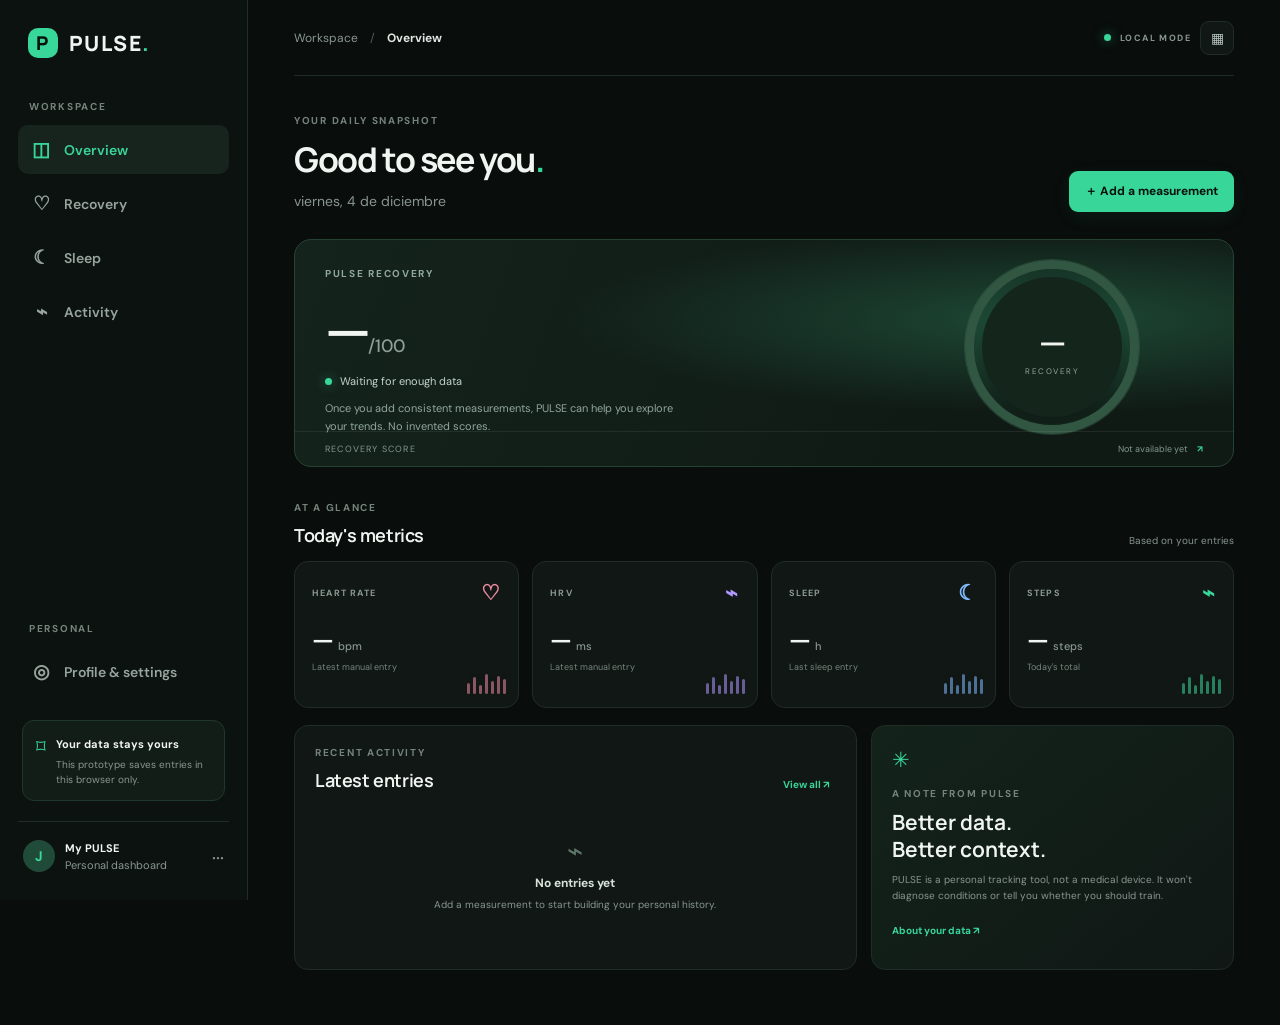
<file: PULSE-WebApp/index.html>
<!doctype html>
<html lang="es">
<head>
  <meta charset="utf-8">
  <meta name="viewport" content="width=device-width, initial-scale=1">
  <meta name="theme-color" content="#090d0c">
  <meta name="description" content="PULSE — your personal health and activity dashboard.">
  <meta name="mobile-web-app-capable" content="yes">
  <meta name="apple-mobile-web-app-capable" content="yes">
  <meta name="apple-mobile-web-app-status-bar-style" content="black-translucent">
  <meta name="apple-mobile-web-app-title" content="PULSE">
  <link rel="manifest" href="manifest.webmanifest">
  <link rel="icon" href="icons/pulse-192.png" type="image/png">
  <link rel="apple-touch-icon" href="icons/pulse-192.png">
  <title>PULSE — Performance, made personal</title>
  <link rel="preconnect" href="https://fonts.googleapis.com">
  <link rel="preconnect" href="https://fonts.gstatic.com" crossorigin>
  <link href="https://fonts.googleapis.com/css2?family=DM+Sans:wght@400;500;600;700&family=Manrope:wght@400;500;600;700;800&display=swap" rel="stylesheet">
  <link rel="stylesheet" href="styles.css">
</head>
<body>
  <div class="app-shell">
    <aside class="sidebar">
      <a class="brand" href="#" aria-label="PULSE inicio"><span class="brand-mark">P</span><span>PULSE<span class="dot">.</span></span></a>
      <div class="side-label">WORKSPACE</div>
      <nav class="nav">
        <button class="nav-link active" data-page="home"><span class="nav-icon">◫</span> Overview</button>
        <button class="nav-link" data-page="recovery"><span class="nav-icon">♡</span> Recovery</button>
        <button class="nav-link" data-page="sleep"><span class="nav-icon">☾</span> Sleep</button>
        <button class="nav-link" data-page="activity"><span class="nav-icon">⌁</span> Activity</button>
      </nav>
      <div class="sidebar-bottom">
        <div class="side-label">PERSONAL</div>
        <button class="nav-link" data-page="profile"><span class="nav-icon">◎</span> Profile & settings</button>
        <div class="privacy-card"><span class="privacy-icon">⌑</span><div><strong>Your data stays yours</strong><p>This prototype saves entries in this browser only.</p></div></div>
        <div class="user-mini"><div class="avatar">J</div><div><strong>My PULSE</strong><span>Personal dashboard</span></div><span class="more">···</span></div>
      </div>
    </aside>

    <main class="main">
      <header class="topbar">
        <div class="mobile-brand"><span class="brand-mark">P</span> PULSE<span class="dot">.</span></div>
        <div class="breadcrumb">Workspace <span>/</span> <strong id="crumb">Overview</strong></div>
        <div class="top-actions"><span class="live-dot"></span><span class="local-label">LOCAL MODE</span><button class="icon-button" id="dateButton" title="Today's date">▦</button></div>
      </header>

      <section class="page active" id="page-home">
        <div class="welcome-row"><div><div class="eyebrow">YOUR DAILY SNAPSHOT</div><h1>Good to see you<span class="green">.</span></h1><p class="muted" id="todayLabel">Your health and activity, in one place.</p></div><button class="primary-button" id="quickLog">＋ Add a measurement</button></div>
        <div class="hero-card">
          <div class="hero-copy"><div class="eyebrow light">PULSE RECOVERY</div><div class="hero-number">—<span>/100</span></div><div class="hero-status"><span class="status-dot"></span> Waiting for enough data</div><p>Once you add consistent measurements, PULSE can help you explore your trends. No invented scores.</p></div>
          <div class="hero-ring"><div class="ring-inner"><span>—</span><small>RECOVERY</small></div></div>
          <div class="hero-footer"><span>RECOVERY SCORE</span><span>Not available yet <b>↗</b></span></div>
        </div>
        <div class="section-heading"><div><div class="eyebrow">AT A GLANCE</div><h2>Today's metrics</h2></div><span class="subtle">Based on your entries</span></div>
        <div class="metric-grid">
          <article class="metric-card"><div class="metric-top"><span>HEART RATE</span><span class="metric-symbol pink">♡</span></div><div class="metric-value" id="home-hr">— <small>bpm</small></div><div class="metric-foot">Latest manual entry</div><div class="sparkline pink-line"><i></i><i></i><i></i><i></i><i></i><i></i><i></i></div></article>
          <article class="metric-card"><div class="metric-top"><span>HRV</span><span class="metric-symbol violet">⌁</span></div><div class="metric-value" id="home-hrv">— <small>ms</small></div><div class="metric-foot">Latest manual entry</div><div class="sparkline violet-line"><i></i><i></i><i></i><i></i><i></i><i></i><i></i></div></article>
          <article class="metric-card"><div class="metric-top"><span>SLEEP</span><span class="metric-symbol blue">☾</span></div><div class="metric-value" id="home-sleep">— <small>h</small></div><div class="metric-foot">Last sleep entry</div><div class="sparkline blue-line"><i></i><i></i><i></i><i></i><i></i><i></i><i></i></div></article>
          <article class="metric-card"><div class="metric-top"><span>STEPS</span><span class="metric-symbol green">⌁</span></div><div class="metric-value" id="home-steps">— <small>steps</small></div><div class="metric-foot">Today's total</div><div class="sparkline green-line"><i></i><i></i><i></i><i></i><i></i><i></i><i></i></div></article>
        </div>
        <div class="bottom-grid">
          <article class="panel"><div class="panel-heading"><div><div class="eyebrow">RECENT ACTIVITY</div><h3>Latest entries</h3></div><button class="text-button" data-goto="activity">View all ↗</button></div><div id="recentEntries" class="empty-state"><div class="empty-icon">⌁</div><strong>No entries yet</strong><p>Add a measurement to start building your personal history.</p><button class="outline-button" id="firstLog">Add first entry</button></div></article>
          <article class="panel note-panel"><div class="note-icon">✳</div><div class="eyebrow">A NOTE FROM PULSE</div><h3>Better data.<br>Better context.</h3><p>PULSE is a personal tracking tool, not a medical device. It won't diagnose conditions or tell you whether you should train.</p><span class="note-link" data-goto="profile">About your data ↗</span></article>
        </div>
      </section>

      <section class="page" id="page-recovery">
        <div class="page-intro"><div class="eyebrow">UNDERSTAND YOUR TRENDS</div><h1>Recovery<span class="green">.</span></h1><p class="muted">A clear view of your measurements over time.</p></div>
        <div class="wide-stat"><div><div class="eyebrow">RECOVERY SCORE</div><div class="big-dash">— <span>/100</span></div><p class="muted">Not enough consistent data to calculate a meaningful trend.</p></div><div class="large-outline">♡</div></div>
        <div class="metric-grid two"><article class="metric-card"><div class="metric-top"><span>HEART RATE</span><span class="metric-symbol pink">♡</span></div><div class="metric-value" id="recovery-hr">— <small>bpm</small></div><div class="metric-foot">Latest entry</div></article><article class="metric-card"><div class="metric-top"><span>HRV</span><span class="metric-symbol violet">⌁</span></div><div class="metric-value" id="recovery-hrv">— <small>ms</small></div><div class="metric-foot">Latest entry</div></article></div>
        <article class="panel chart-panel"><div class="panel-heading"><div><div class="eyebrow">PERSONAL HISTORY</div><h3>Measurements</h3></div><span class="subtle">Last 7 entries</span></div><div id="recoveryHistory" class="chart-empty">Your measurement history will appear here.</div></article>
      </section>

      <section class="page" id="page-sleep">
        <div class="page-intro"><div class="eyebrow">REST & ROUTINE</div><h1>Sleep<span class="green">.</span></h1><p class="muted">Track your sleep duration and build a consistent history.</p></div>
        <div class="sleep-feature"><div><div class="eyebrow light">LAST RECORDED SLEEP</div><div class="sleep-big" id="sleep-last">— <small>hours</small></div><p>Log your sleep duration to see it here.</p></div><div class="moon-art">☾</div></div>
        <article class="panel"><div class="panel-heading"><div><div class="eyebrow">SLEEP LOG</div><h3>Recent nights</h3></div><button class="primary-button small" data-open-log="sleep">＋ Log sleep</button></div><div id="sleepEntries" class="empty-state compact"><div class="empty-icon">☾</div><strong>No sleep entries yet</strong><p>Your sleep history will appear here.</p></div></article>
        <p class="disclaimer">Sleep duration is only one part of sleep health. This app does not assess sleep disorders.</p>
      </section>

      <section class="page" id="page-activity">
        <div class="page-intro"><div class="eyebrow">MOVEMENT & EXERCISE</div><h1>Activity<span class="green">.</span></h1><p class="muted">Keep a simple record of daily movement.</p></div>
        <div class="activity-hero"><div><div class="eyebrow light">TODAY'S STEPS</div><div class="activity-number" id="activity-steps">—</div><p>Record a daily step total to start your activity history.</p></div><div class="activity-icon">⌁</div></div>
        <article class="panel"><div class="panel-heading"><div><div class="eyebrow">DAILY LOG</div><h3>Activity history</h3></div><button class="primary-button small" data-open-log="steps">＋ Log steps</button></div><div id="activityEntries" class="empty-state compact"><div class="empty-icon">⌁</div><strong>No activity entries yet</strong><p>Your daily totals will appear here.</p></div></article>
      </section>

      <section class="page" id="page-profile">
        <div class="page-intro"><div class="eyebrow">YOUR SPACE</div><h1>Profile<span class="green">.</span></h1><p class="muted">Preferences, privacy and app information.</p></div>
        <article class="panel settings-panel"><div class="settings-row"><div class="settings-icon">◎</div><div><strong>Personal dashboard</strong><p>Your entries are stored in this browser on this device.</p></div></div><div class="settings-row"><div class="settings-icon">⌑</div><div><strong>Privacy first</strong><p>This prototype does not send your health entries to a server.</p></div></div><div class="settings-row"><div class="settings-icon">♥</div><div><strong>Health data connection</strong><p>Automatic Apple Health integration is not available in this Windows web prototype.</p></div></div><div class="settings-row"><div class="settings-icon">ⓘ</div><div><strong>About PULSE</strong><p>Independent wellness tracker prototype. Not a medical device.</p></div></div><button class="danger-button" id="clearData">Clear all my entries</button></article>
      </section>
    </main>
  </div>

  <dialog id="logDialog" class="log-dialog">
    <form method="dialog" id="logForm">
      <div class="dialog-head"><div><div class="eyebrow">PERSONAL LOG</div><h2>Add a measurement</h2></div><button class="close-button" value="cancel" aria-label="Close">×</button></div>
      <label>Measurement type<select id="entryType"><option value="hr">Heart rate (bpm)</option><option value="hrv">HRV (ms)</option><option value="sleep">Sleep duration (hours)</option><option value="steps">Steps (count)</option></select></label>
      <label>Value<input id="entryValue" type="number" min="0" step="any" placeholder="Enter a value" required></label>
      <label>Date<input id="entryDate" type="date" required></label>
      <div class="form-error" id="formError"></div>
      <div class="dialog-actions"><button type="button" class="outline-button" id="cancelLog">Cancel</button><button type="submit" class="primary-button">Save entry</button></div>
      <p class="form-note">Only enter measurements from a device or source you trust. Don't guess values.</p>
    </form>
  </dialog>
  <div class="toast" id="toast" role="status"></div>
  <script src="app.js"></script>
  <script>
    if ('serviceWorker' in navigator && (location.protocol === 'https:' || location.hostname === 'localhost')) {
      window.addEventListener('load', () => navigator.serviceWorker.register('./service-worker.js').catch(() => {}));
    }
  </script>
</body>
</html>
</file>
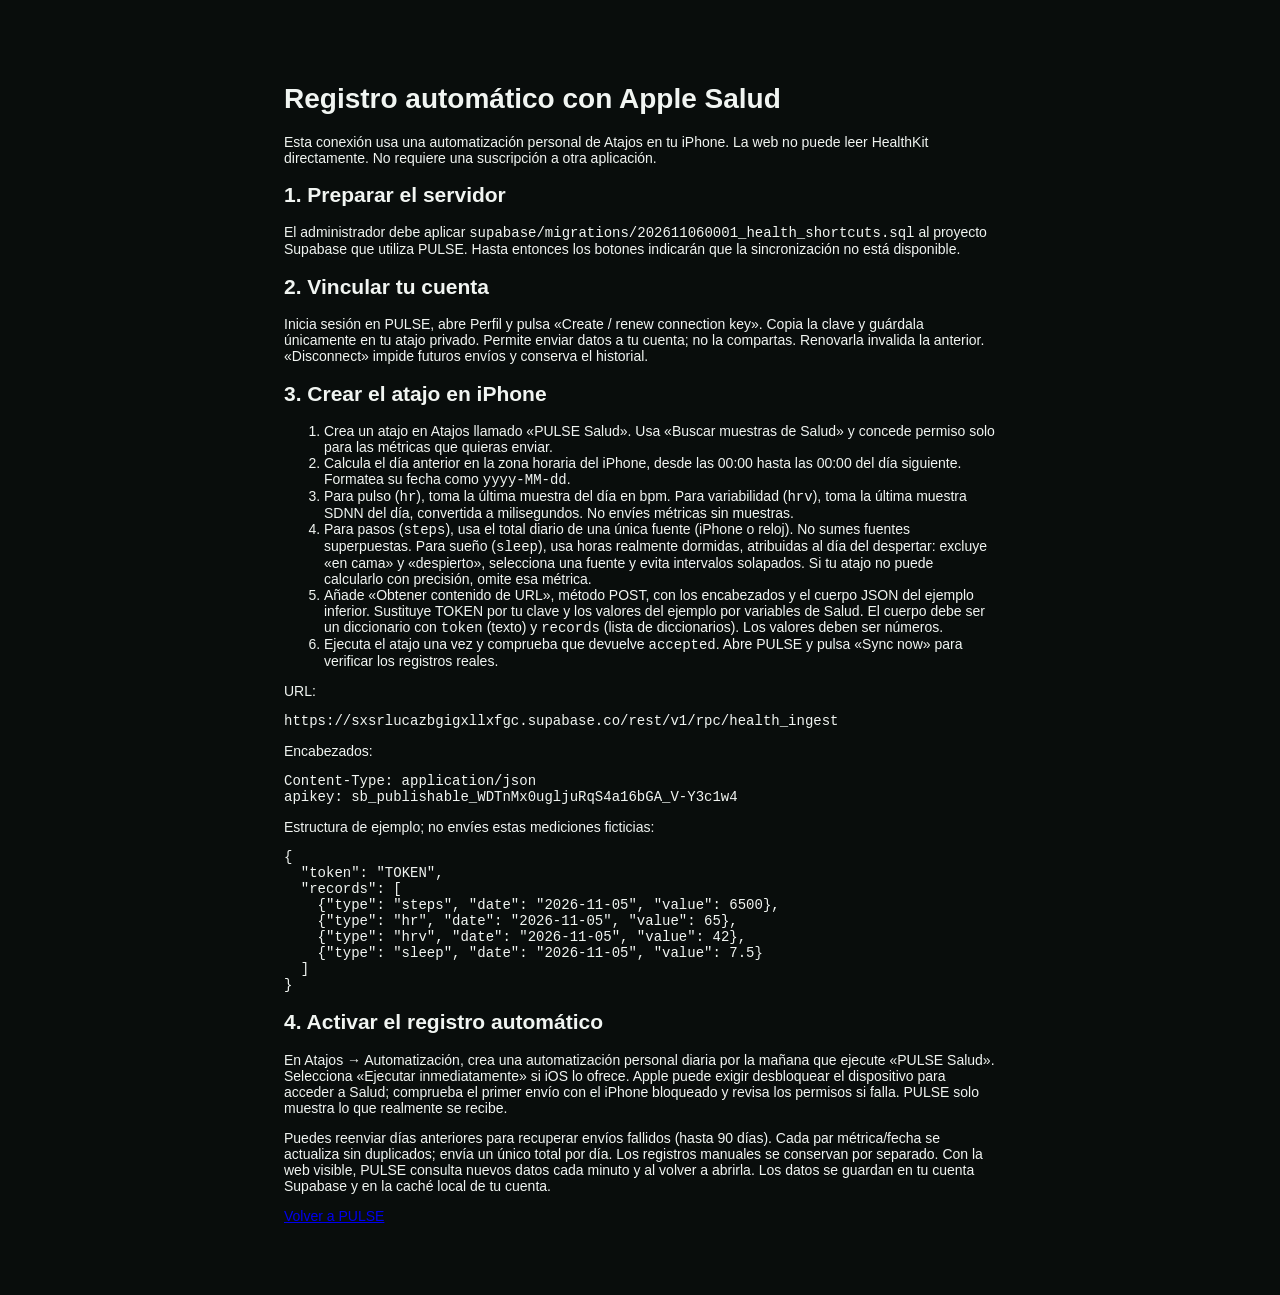
<file: docs/apple-health.html>
<!doctype html><html lang="es"><meta charset="utf-8"><meta name="viewport" content="width=device-width,initial-scale=1"><title>Conectar Apple Salud · PULSE</title><link rel="stylesheet" href="../styles.css"><main style="max-width:760px;margin:40px auto;padding:24px"><h1>Registro automático con Apple Salud</h1><p>Esta conexión usa una automatización personal de Atajos en tu iPhone. La web no puede leer HealthKit directamente. No requiere una suscripción a otra aplicación.</p><h2>1. Preparar el servidor</h2><p>El administrador debe aplicar <code>supabase/migrations/202611060001_health_shortcuts.sql</code> al proyecto Supabase que utiliza PULSE. Hasta entonces los botones indicarán que la sincronización no está disponible.</p><h2>2. Vincular tu cuenta</h2><p>Inicia sesión en PULSE, abre Perfil y pulsa «Create / renew connection key». Copia la clave y guárdala únicamente en tu atajo privado. Permite enviar datos a tu cuenta; no la compartas. Renovarla invalida la anterior. «Disconnect» impide futuros envíos y conserva el historial.</p><h2>3. Crear el atajo en iPhone</h2><ol><li>Crea un atajo en Atajos llamado «PULSE Salud». Usa «Buscar muestras de Salud» y concede permiso solo para las métricas que quieras enviar.</li><li>Calcula el día anterior en la zona horaria del iPhone, desde las 00:00 hasta las 00:00 del día siguiente. Formatea su fecha como <code>yyyy-MM-dd</code>.</li><li>Para pulso (<code>hr</code>), toma la última muestra del día en bpm. Para variabilidad (<code>hrv</code>), toma la última muestra SDNN del día, convertida a milisegundos. No envíes métricas sin muestras.</li><li>Para pasos (<code>steps</code>), usa el total diario de una única fuente (iPhone o reloj). No sumes fuentes superpuestas. Para sueño (<code>sleep</code>), usa horas realmente dormidas, atribuidas al día del despertar: excluye «en cama» y «despierto», selecciona una fuente y evita intervalos solapados. Si tu atajo no puede calcularlo con precisión, omite esa métrica.</li><li>Añade «Obtener contenido de URL», método POST, con los encabezados y el cuerpo JSON del ejemplo inferior. Sustituye TOKEN por tu clave y los valores del ejemplo por variables de Salud. El cuerpo debe ser un diccionario con <code>token</code> (texto) y <code>records</code> (lista de diccionarios). Los valores deben ser números.</li><li>Ejecuta el atajo una vez y comprueba que devuelve <code>accepted</code>. Abre PULSE y pulsa «Sync now» para verificar los registros reales.</li></ol><p>URL:</p><pre style="white-space:pre-wrap;overflow-wrap:anywhere">https://sxsrlucazbgigxllxfgc.supabase.co/rest/v1/rpc/health_ingest</pre><p>Encabezados:</p><pre style="white-space:pre-wrap;overflow-wrap:anywhere">Content-Type: application/json
apikey: sb_publishable_WDTnMx0ugljuRqS4a16bGA_V-Y3c1w4</pre><p>Estructura de ejemplo; no envíes estas mediciones ficticias:</p><pre style="white-space:pre-wrap">{
  "token": "TOKEN",
  "records": [
    {"type": "steps", "date": "2026-11-05", "value": 6500},
    {"type": "hr", "date": "2026-11-05", "value": 65},
    {"type": "hrv", "date": "2026-11-05", "value": 42},
    {"type": "sleep", "date": "2026-11-05", "value": 7.5}
  ]
}</pre><h2>4. Activar el registro automático</h2><p>En Atajos → Automatización, crea una automatización personal diaria por la mañana que ejecute «PULSE Salud». Selecciona «Ejecutar inmediatamente» si iOS lo ofrece. Apple puede exigir desbloquear el dispositivo para acceder a Salud; comprueba el primer envío con el iPhone bloqueado y revisa los permisos si falla. PULSE solo muestra lo que realmente se recibe.</p><p>Puedes reenviar días anteriores para recuperar envíos fallidos (hasta 90 días). Cada par métrica/fecha se actualiza sin duplicados; envía un único total por día. Los registros manuales se conservan por separado. Con la web visible, PULSE consulta nuevos datos cada minuto y al volver a abrirla. Los datos se guardan en tu cuenta Supabase y en la caché local de tu cuenta.</p><p><a href="../index.html">Volver a PULSE</a></p></main></html>
</file>
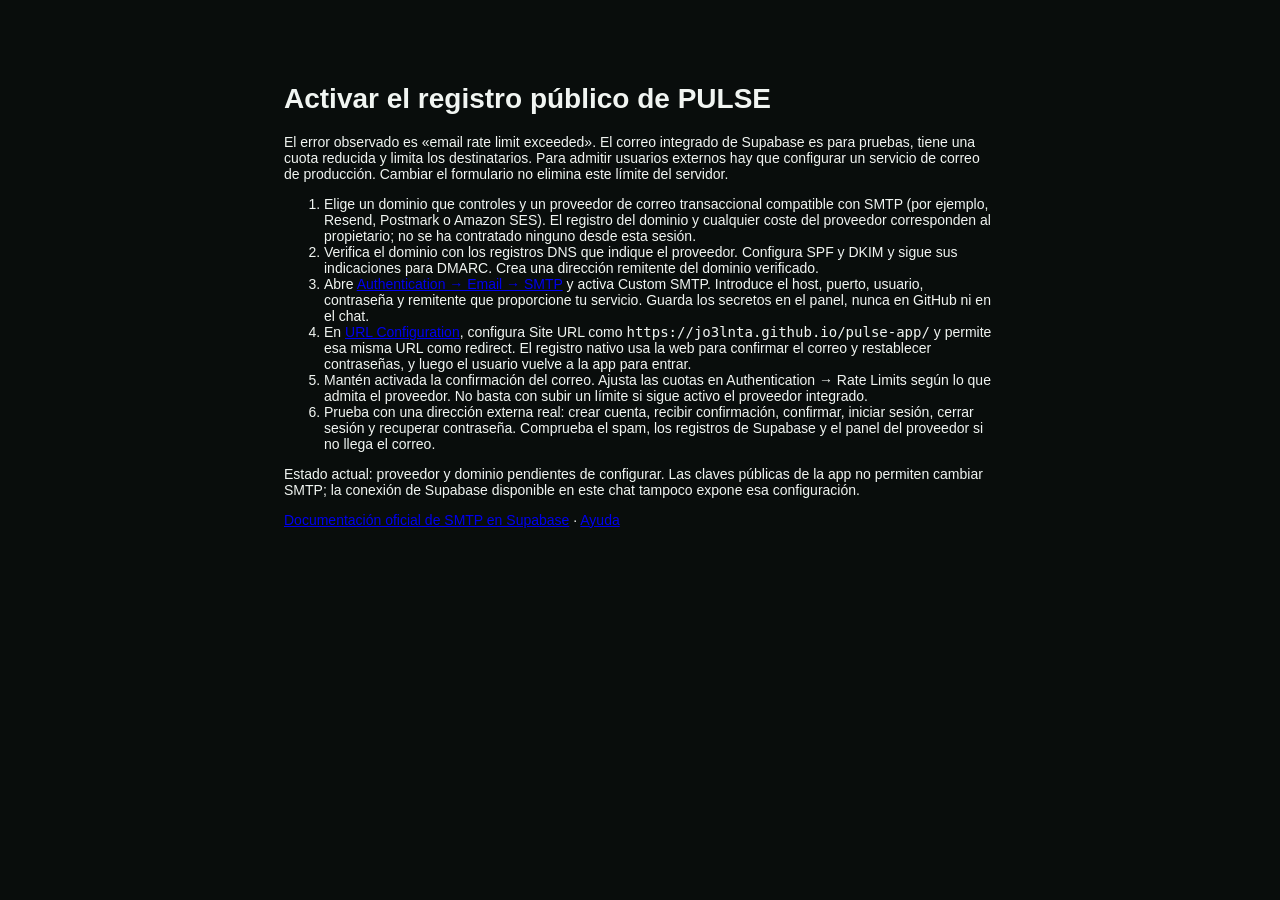
<file: docs/auth-setup.html>
<!doctype html><html lang="es"><meta charset="utf-8"><meta name="viewport" content="width=device-width,initial-scale=1"><title>Configurar el correo de PULSE</title><link rel="stylesheet" href="../styles.css"><main style="max-width:760px;margin:40px auto;padding:24px"><h1>Activar el registro público de PULSE</h1><p>El error observado es «email rate limit exceeded». El correo integrado de Supabase es para pruebas, tiene una cuota reducida y limita los destinatarios. Para admitir usuarios externos hay que configurar un servicio de correo de producción. Cambiar el formulario no elimina este límite del servidor.</p><ol><li>Elige un dominio que controles y un proveedor de correo transaccional compatible con SMTP (por ejemplo, Resend, Postmark o Amazon SES). El registro del dominio y cualquier coste del proveedor corresponden al propietario; no se ha contratado ninguno desde esta sesión.</li><li>Verifica el dominio con los registros DNS que indique el proveedor. Configura SPF y DKIM y sigue sus indicaciones para DMARC. Crea una dirección remitente del dominio verificado.</li><li>Abre <a href="https://supabase.com/dashboard/project/sxsrlucazbgigxllxfgc/auth/smtp">Authentication → Email → SMTP</a> y activa Custom SMTP. Introduce el host, puerto, usuario, contraseña y remitente que proporcione tu servicio. Guarda los secretos en el panel, nunca en GitHub ni en el chat.</li><li>En <a href="https://supabase.com/dashboard/project/sxsrlucazbgigxllxfgc/auth/url-configuration">URL Configuration</a>, configura Site URL como <code>https://jo3lnta.github.io/pulse-app/</code> y permite esa misma URL como redirect. El registro nativo usa la web para confirmar el correo y restablecer contraseñas, y luego el usuario vuelve a la app para entrar.</li><li>Mantén activada la confirmación del correo. Ajusta las cuotas en Authentication → Rate Limits según lo que admita el proveedor. No basta con subir un límite si sigue activo el proveedor integrado.</li><li>Prueba con una dirección externa real: crear cuenta, recibir confirmación, confirmar, iniciar sesión, cerrar sesión y recuperar contraseña. Comprueba el spam, los registros de Supabase y el panel del proveedor si no llega el correo.</li></ol><p>Estado actual: proveedor y dominio pendientes de configurar. Las claves públicas de la app no permiten cambiar SMTP; la conexión de Supabase disponible en este chat tampoco expone esa configuración.</p><p><a href="https://supabase.com/docs/guides/auth/auth-smtp">Documentación oficial de SMTP en Supabase</a> · <a href="support.html">Ayuda</a></p></main></html>
</file>
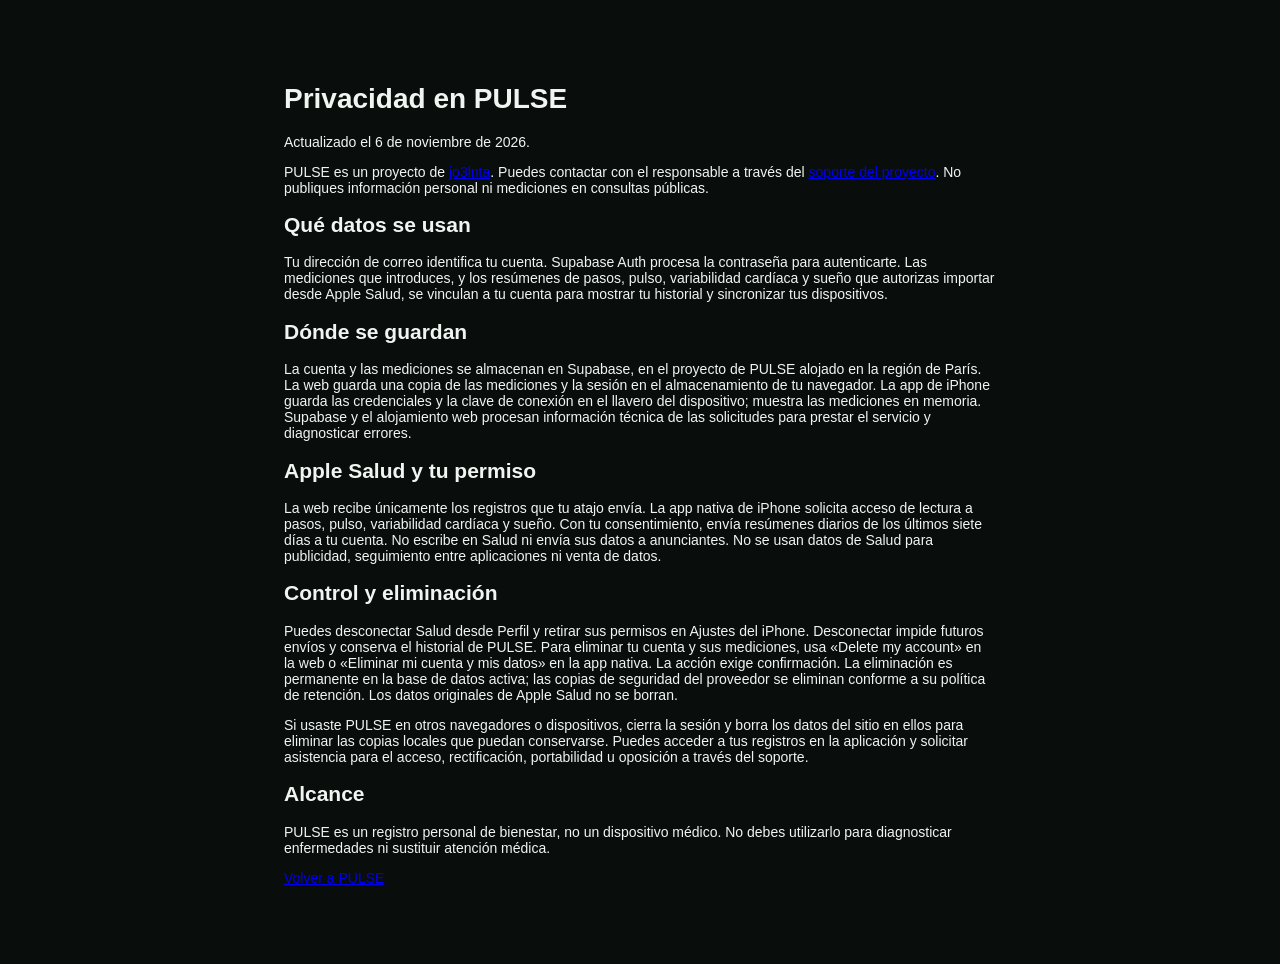
<file: docs/privacy.html>
<!doctype html><html lang="es"><meta charset="utf-8"><meta name="viewport" content="width=device-width,initial-scale=1"><title>Privacidad · PULSE</title><link rel="stylesheet" href="../styles.css"><main style="max-width:760px;margin:40px auto;padding:24px"><h1>Privacidad en PULSE</h1><p>Actualizado el 6 de noviembre de 2026.</p><p>PULSE es un proyecto de <a href="https://github.com/jo3lnta/pulse-app">jo3lnta</a>. Puedes contactar con el responsable a través del <a href="https://github.com/jo3lnta/pulse-app/issues">soporte del proyecto</a>. No publiques información personal ni mediciones en consultas públicas.</p><h2>Qué datos se usan</h2><p>Tu dirección de correo identifica tu cuenta. Supabase Auth procesa la contraseña para autenticarte. Las mediciones que introduces, y los resúmenes de pasos, pulso, variabilidad cardíaca y sueño que autorizas importar desde Apple Salud, se vinculan a tu cuenta para mostrar tu historial y sincronizar tus dispositivos.</p><h2>Dónde se guardan</h2><p>La cuenta y las mediciones se almacenan en Supabase, en el proyecto de PULSE alojado en la región de París. La web guarda una copia de las mediciones y la sesión en el almacenamiento de tu navegador. La app de iPhone guarda las credenciales y la clave de conexión en el llavero del dispositivo; muestra las mediciones en memoria. Supabase y el alojamiento web procesan información técnica de las solicitudes para prestar el servicio y diagnosticar errores.</p><h2>Apple Salud y tu permiso</h2><p>La web recibe únicamente los registros que tu atajo envía. La app nativa de iPhone solicita acceso de lectura a pasos, pulso, variabilidad cardíaca y sueño. Con tu consentimiento, envía resúmenes diarios de los últimos siete días a tu cuenta. No escribe en Salud ni envía sus datos a anunciantes. No se usan datos de Salud para publicidad, seguimiento entre aplicaciones ni venta de datos.</p><h2>Control y eliminación</h2><p>Puedes desconectar Salud desde Perfil y retirar sus permisos en Ajustes del iPhone. Desconectar impide futuros envíos y conserva el historial de PULSE. Para eliminar tu cuenta y sus mediciones, usa «Delete my account» en la web o «Eliminar mi cuenta y mis datos» en la app nativa. La acción exige confirmación. La eliminación es permanente en la base de datos activa; las copias de seguridad del proveedor se eliminan conforme a su política de retención. Los datos originales de Apple Salud no se borran.</p><p>Si usaste PULSE en otros navegadores o dispositivos, cierra la sesión y borra los datos del sitio en ellos para eliminar las copias locales que puedan conservarse. Puedes acceder a tus registros en la aplicación y solicitar asistencia para el acceso, rectificación, portabilidad u oposición a través del soporte.</p><h2>Alcance</h2><p>PULSE es un registro personal de bienestar, no un dispositivo médico. No debes utilizarlo para diagnosticar enfermedades ni sustituir atención médica.</p><p><a href="../index.html">Volver a PULSE</a></p></main></html>
</file>
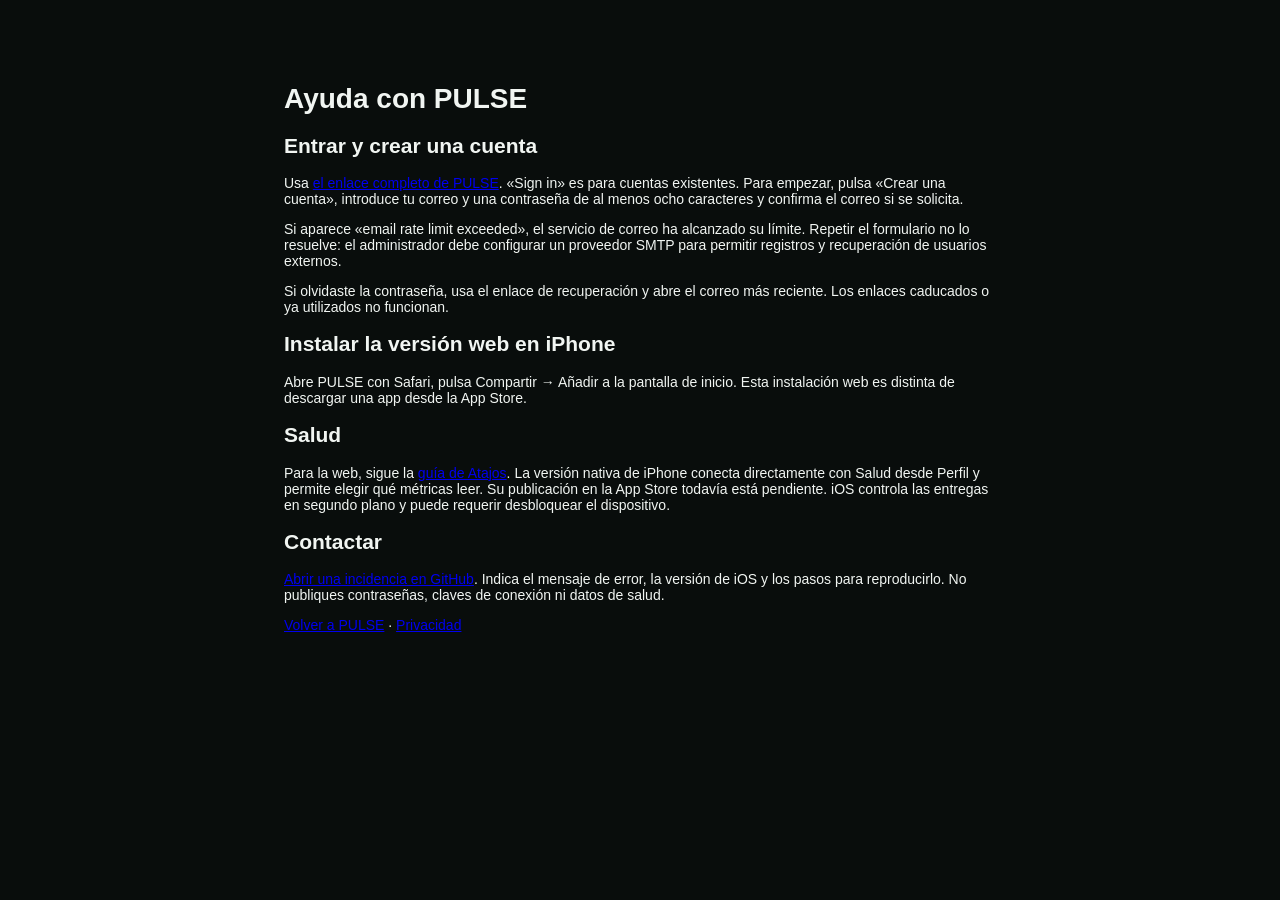
<file: docs/support.html>
<!doctype html><html lang="es"><meta charset="utf-8"><meta name="viewport" content="width=device-width,initial-scale=1"><title>Ayuda · PULSE</title><link rel="stylesheet" href="../styles.css"><main style="max-width:760px;margin:40px auto;padding:24px"><h1>Ayuda con PULSE</h1><h2>Entrar y crear una cuenta</h2><p>Usa <a href="https://jo3lnta.github.io/pulse-app/">el enlace completo de PULSE</a>. «Sign in» es para cuentas existentes. Para empezar, pulsa «Crear una cuenta», introduce tu correo y una contraseña de al menos ocho caracteres y confirma el correo si se solicita.</p><p>Si aparece «email rate limit exceeded», el servicio de correo ha alcanzado su límite. Repetir el formulario no lo resuelve: el administrador debe configurar un proveedor SMTP para permitir registros y recuperación de usuarios externos.</p><p>Si olvidaste la contraseña, usa el enlace de recuperación y abre el correo más reciente. Los enlaces caducados o ya utilizados no funcionan.</p><h2>Instalar la versión web en iPhone</h2><p>Abre PULSE con Safari, pulsa Compartir → Añadir a la pantalla de inicio. Esta instalación web es distinta de descargar una app desde la App Store.</p><h2>Salud</h2><p>Para la web, sigue la <a href="apple-health.html">guía de Atajos</a>. La versión nativa de iPhone conecta directamente con Salud desde Perfil y permite elegir qué métricas leer. Su publicación en la App Store todavía está pendiente. iOS controla las entregas en segundo plano y puede requerir desbloquear el dispositivo.</p><h2>Contactar</h2><p><a href="https://github.com/jo3lnta/pulse-app/issues">Abrir una incidencia en GitHub</a>. Indica el mensaje de error, la versión de iOS y los pasos para reproducirlo. No publiques contraseñas, claves de conexión ni datos de salud.</p><p><a href="../index.html">Volver a PULSE</a> · <a href="privacy.html">Privacidad</a></p></main></html>
</file>
<file: PULSE-WebApp/styles.css>
:root{--bg:#090d0c;--surface:#101715;--surface2:#141e1a;--line:#202c27;--text:#f1f5f2;--muted:#89968f;--green:#39d69a;--green2:#1fa875;--pink:#f18ba4;--violet:#b19aff;--blue:#82baff;--font:'DM Sans',sans-serif;--display:'Manrope',sans-serif}
*{box-sizing:border-box}body{margin:0;background:var(--bg);color:var(--text);font-family:var(--font);font-size:14px}button,input,select{font:inherit}button{cursor:pointer}.app-shell{min-height:100vh}.sidebar{position:fixed;inset:0 auto 0 0;width:248px;background:#0c1210;border-right:1px solid var(--line);padding:28px 18px;display:flex;flex-direction:column;z-index:5}.brand{display:flex;align-items:center;gap:11px;color:var(--text);font:800 21px var(--display);letter-spacing:1.4px;text-decoration:none;padding:0 10px 42px}.brand-mark{width:30px;height:30px;border-radius:10px;background:var(--green);color:#06110c;display:grid;place-items:center;font:800 19px var(--display)}.dot,.green{color:var(--green)}.side-label,.eyebrow{font-size:10px;letter-spacing:1.7px;font-weight:700;color:#75847b}.side-label{padding:0 11px 12px}.nav{display:grid;gap:5px}.nav-link{width:100%;border:0;background:transparent;color:#98a59e;text-align:left;padding:12px 13px;border-radius:10px;display:flex;align-items:center;gap:13px;font-weight:600}.nav-link:hover,.nav-link.active{background:#17231d;color:var(--green)}.nav-icon{font-size:19px;width:20px;text-align:center}.sidebar-bottom{margin-top:auto}.privacy-card{margin:24px 4px 20px;padding:13px;background:#121d18;border:1px solid #20372c;border-radius:12px;display:flex;gap:10px}.privacy-icon{color:var(--green);font-size:19px}.privacy-card strong{font-size:11px}.privacy-card p{font-size:10px;color:var(--muted);line-height:1.5;margin:5px 0 0}.user-mini{border-top:1px solid var(--line);padding:18px 5px 0;display:flex;align-items:center;gap:10px}.avatar{width:32px;height:32px;border-radius:50%;display:grid;place-items:center;background:#214b39;color:var(--green);font-weight:700}.user-mini strong,.user-mini span{display:block;font-size:11px}.user-mini span{color:var(--muted);margin-top:3px}.user-mini .more{margin-left:auto;font-size:20px}.main{margin-left:248px;min-height:100vh;padding:0 46px 55px;max-width:1600px}.topbar{height:76px;border-bottom:1px solid var(--line);display:flex;align-items:center;justify-content:space-between;margin-bottom:38px}.breadcrumb{color:var(--muted);font-size:12px}.breadcrumb span{padding:0 9px;color:#4f5b54}.breadcrumb strong{color:#dfe7e1}.top-actions{display:flex;align-items:center;gap:9px;color:var(--muted)}.live-dot,.status-dot{width:7px;height:7px;border-radius:50%;background:var(--green);display:inline-block;box-shadow:0 0 12px #39d69a80}.local-label{font-size:9px;letter-spacing:1.4px;font-weight:700}.icon-button,.close-button{border:1px solid var(--line);background:var(--surface);color:#b6c1ba;border-radius:9px;width:34px;height:34px}.mobile-brand{display:none}.page{display:none;animation:fade .25s ease}.page.active{display:block}@keyframes fade{from{opacity:.4;transform:translateY(4px)}to{opacity:1;transform:none}}.welcome-row{display:flex;align-items:flex-end;justify-content:space-between;margin-bottom:27px}.eyebrow{margin-bottom:9px}.welcome-row h1,.page-intro h1{font:700 34px var(--display);letter-spacing:-1.4px;margin:0}.muted{color:var(--muted);margin:8px 0 0;line-height:1.6}.primary-button{background:var(--green);color:#06120c;border:0;border-radius:9px;padding:12px 16px;font-weight:700;font-size:12px;box-shadow:0 5px 20px #39d69a12}.primary-button:hover{background:#62e7b2}.primary-button.small{padding:9px 12px;font-size:11px}.hero-card{position:relative;overflow:hidden;min-height:228px;border-radius:17px;padding:27px 30px;background:radial-gradient(ellipse at 80% 35%,#1d4935 0%,transparent 45%),linear-gradient(110deg,#14231c,#101a15 70%);border:1px solid #254333;margin-bottom:34px}.hero-copy{position:relative;z-index:1;max-width:430px}.eyebrow.light{color:#91a99a}.hero-number{font:600 59px var(--display);letter-spacing:-3px;margin:4px 0}.hero-number span,.big-dash span{font:500 18px var(--font);letter-spacing:0;color:#8ea196}.hero-status{color:#c5d5ca;font-size:11px;display:flex;align-items:center;gap:8px}.hero-copy p{max-width:370px;color:#92a79a;font-size:11px;line-height:1.6;margin:12px 0 0}.hero-ring{position:absolute;width:174px;height:174px;border-radius:50%;border:9px solid #315642;right:10%;top:20px;display:grid;place-items:center;box-shadow:0 0 0 1px #47765b55,inset 0 0 35px #39d69a12}.ring-inner{width:140px;height:140px;border-radius:50%;background:#14251c;display:grid;place-content:center;text-align:center}.ring-inner span{font:600 35px var(--display)}.ring-inner small{font-size:8px;letter-spacing:1.5px;color:#91a99a}.hero-footer{position:absolute;bottom:0;left:0;right:0;border-top:1px solid #ffffff12;padding:11px 30px;display:flex;justify-content:space-between;color:#83998b;font-size:9px;letter-spacing:1.2px}.hero-footer span:last-child{letter-spacing:0;text-transform:none}.hero-footer b{color:var(--green);padding-left:7px}.section-heading,.panel-heading{display:flex;align-items:flex-end;justify-content:space-between}.section-heading{margin-bottom:14px}.section-heading h2,.panel-heading h3{font:650 18px var(--display);margin:0;letter-spacing:-.4px}.subtle{font-size:10px;color:var(--muted)}.metric-grid{display:grid;grid-template-columns:repeat(4,minmax(0,1fr));gap:13px}.metric-card,.panel{background:var(--surface);border:1px solid var(--line);border-radius:14px}.metric-card{padding:17px;min-height:147px;position:relative;overflow:hidden}.metric-top{display:flex;justify-content:space-between;align-items:center;color:#8c9a91;font-size:9px;font-weight:700;letter-spacing:1.2px}.metric-symbol{font-size:21px}.pink{color:var(--pink)}.violet{color:var(--violet)}.blue{color:var(--blue)}.green{color:var(--green)}.metric-value{font:650 28px var(--display);margin-top:13px;letter-spacing:-1px}.metric-value small{font:500 11px var(--font);color:var(--muted);letter-spacing:0}.metric-foot{font-size:9px;color:#77857c;margin-top:3px}.sparkline{position:absolute;right:12px;bottom:13px;display:flex;align-items:end;gap:3px;height:23px;opacity:.55}.sparkline i{width:3px;border-radius:4px;background:currentColor;height:var(--h,50%)}.sparkline i:nth-child(2){--h:75%}.sparkline i:nth-child(3){--h:42%}.sparkline i:nth-child(4){--h:90%}.sparkline i:nth-child(5){--h:58%}.sparkline i:nth-child(6){--h:78%}.sparkline i:nth-child(7){--h:65%}.pink-line{color:var(--pink)}.violet-line{color:var(--violet)}.blue-line{color:var(--blue)}.green-line{color:var(--green)}.bottom-grid{display:grid;grid-template-columns:1.55fr 1fr;gap:14px;margin-top:17px}.panel{padding:20px}.panel-heading{margin-bottom:17px}.text-button,.note-link{background:none;border:0;color:var(--green);font-size:10px;font-weight:700}.empty-state{text-align:center;padding:20px 12px 14px;color:var(--muted)}.empty-icon{font-size:27px;color:#5e7869;margin-bottom:7px}.empty-state strong{display:block;color:#d8e1da;font-size:12px}.empty-state p{font-size:10px;line-height:1.5;margin:6px 0 13px}.outline-button{background:transparent;border:1px solid #385b47;border-radius:8px;color:var(--green);padding:8px 12px;font-size:10px;font-weight:700}.note-panel{background:linear-gradient(140deg,#13231a,#101715)}.note-icon{font-size:21px;color:var(--green);margin-bottom:13px}.note-panel h3{font:650 21px var(--display);line-height:1.25;margin:0 0 10px}.note-panel p{font-size:10px;color:var(--muted);line-height:1.65;margin-bottom:15px}.note-link{cursor:pointer}.page-intro{margin:4px 0 27px}.page-intro h1{font-size:36px}.wide-stat,.sleep-feature,.activity-hero{border:1px solid #294333;border-radius:16px;padding:27px;background:radial-gradient(ellipse at 85% 45%,#204c37,transparent 48%),#122019;display:flex;align-items:center;justify-content:space-between;margin-bottom:17px}.big-dash{font:600 56px var(--display);margin:10px 0}.large-outline{font-size:82px;color:#4b9c70;opacity:.65;padding-right:25px}.metric-grid.two{grid-template-columns:repeat(2,minmax(0,1fr));margin-bottom:17px}.chart-panel{margin-top:17px}.chart-empty{text-align:center;padding:35px;color:var(--muted);font-size:11px;border:1px dashed #2b3a32;border-radius:10px}.sleep-feature,.activity-hero{min-height:180px;margin-bottom:18px}.sleep-big,.activity-number{font:650 52px var(--display);margin-top:8px}.sleep-big small{font-size:13px;color:#9bb2a4}.sleep-feature p,.activity-hero p{font-size:11px;color:#9bb2a4}.moon-art,.activity-icon{font-size:90px;color:#5eb887;opacity:.65;padding-right:25px}.compact{padding:24px 12px}.disclaimer{font-size:10px;color:#718078;line-height:1.6;margin-top:14px}.settings-panel{max-width:760px}.settings-row{display:flex;gap:14px;padding:17px 0;border-bottom:1px solid var(--line)}.settings-icon{width:34px;height:34px;border-radius:10px;background:#1a2a21;color:var(--green);display:grid;place-items:center;font-size:17px;flex-shrink:0}.settings-row strong{font-size:12px}.settings-row p{font-size:10px;color:var(--muted);margin:5px 0 0;line-height:1.5}.danger-button{margin-top:20px;border:1px solid #60383c;background:#261719;color:#ff9da5;border-radius:8px;padding:10px 13px;font-size:10px;font-weight:700}.log-dialog{width:min(430px,calc(100% - 30px));background:#111a15;color:var(--text);border:1px solid #304237;border-radius:17px;padding:0;box-shadow:0 20px 100px #000b}.log-dialog::backdrop{background:#000b;backdrop-filter:blur(5px)}.log-dialog form{padding:24px}.dialog-head{display:flex;justify-content:space-between;align-items:flex-start;margin-bottom:23px}.dialog-head h2{font:650 21px var(--display);margin:0}.close-button{font-size:21px}.log-dialog label{display:block;font-size:11px;color:#aab8ae;margin:14px 0}.log-dialog input,.log-dialog select{display:block;width:100%;margin-top:7px;padding:12px;border:1px solid #2c3d33;border-radius:8px;background:#0a100d;color:var(--text);outline:none}.log-dialog input:focus,.log-dialog select:focus{border-color:var(--green)}.dialog-actions{display:flex;justify-content:flex-end;gap:9px;margin-top:19px}.form-error{font-size:10px;color:#ff9da5}.form-note{font-size:9px;color:#78877e;line-height:1.5;margin:15px 0 0}.toast{position:fixed;bottom:24px;left:50%;transform:translate(-50%,20px);opacity:0;background:#d8ffeb;color:#082014;padding:11px 16px;border-radius:9px;font-size:11px;font-weight:700;transition:.2s;pointer-events:none;z-index:20}.toast.show{opacity:1;transform:translate(-50%,0)}.entry-row{display:flex;align-items:center;justify-content:space-between;border-top:1px solid var(--line);padding:12px 0}.entry-row strong{font-size:11px}.entry-row small{display:block;color:var(--muted);font-size:9px;margin-top:4px}.entry-value{font:600 15px var(--display);color:var(--green)}.entry-list{display:grid}.mobile-nav{display:none}
@media(max-width:1100px){.main{padding:0 28px 40px}.metric-grid{grid-template-columns:repeat(2,minmax(0,1fr))}.hero-ring{right:6%}.bottom-grid{grid-template-columns:1fr 1fr}}
@media(max-width:700px){.sidebar{display:none}.main{margin:0;padding:0 17px 35px}.topbar{height:60px;margin-bottom:26px}.mobile-brand{display:flex;align-items:center;gap:7px;font:800 15px var(--display);letter-spacing:1px}.mobile-brand .brand-mark{width:24px;height:24px;font-size:15px}.breadcrumb{display:none}.top-actions{margin-left:auto}.welcome-row{align-items:flex-start;gap:12px;flex-direction:column}.welcome-row h1,.page-intro h1{font-size:29px}.primary-button{padding:10px 12px}.hero-card{padding:22px 20px;min-height:225px}.hero-ring{width:110px;height:110px;right:15px;top:30px;border-width:6px;opacity:.75}.ring-inner{width:86px;height:86px}.ring-inner span{font-size:25px}.hero-copy{max-width:65%}.hero-number{font-size:48px}.hero-copy p{font-size:10px}.hero-footer{padding:10px 20px}.metric-grid{gap:9px}.metric-card{padding:13px;min-height:132px}.metric-value{font-size:24px}.bottom-grid{grid-template-columns:1fr}.section-heading h2{font-size:16px}.subtle{font-size:9px}.panel{padding:16px}.wide-stat,.sleep-feature,.activity-hero{padding:20px}.big-dash,.sleep-big,.activity-number{font-size:45px}.large-outline,.moon-art,.activity-icon{font-size:60px;padding-right:4px}.metric-grid.two{grid-template-columns:1fr 1fr}.local-label{font-size:8px}}
</file>
<file: styles.css>
:root{--bg:#090d0c;--surface:#101715;--surface2:#141e1a;--line:#202c27;--text:#f1f5f2;--muted:#89968f;--green:#39d69a;--green2:#1fa875;--pink:#f18ba4;--violet:#b19aff;--blue:#82baff;--font:'DM Sans',sans-serif;--display:'Manrope',sans-serif}
*{box-sizing:border-box}body{margin:0;background:var(--bg);color:var(--text);font-family:var(--font);font-size:14px}button,input,select{font:inherit}button{cursor:pointer}.app-shell{min-height:100vh}.sidebar{position:fixed;inset:0 auto 0 0;width:248px;background:#0c1210;border-right:1px solid var(--line);padding:28px 18px;display:flex;flex-direction:column;z-index:5}.brand{display:flex;align-items:center;gap:11px;color:var(--text);font:800 21px var(--display);letter-spacing:1.4px;text-decoration:none;padding:0 10px 42px}.brand-mark{width:34px;height:34px;border-radius:10px;object-fit:cover;display:block;flex-shrink:0;filter:drop-shadow(0 0 9px #39d69a22)}.dot,.green{color:var(--green)}.side-label,.eyebrow{font-size:10px;letter-spacing:1.7px;font-weight:700;color:#75847b}.side-label{padding:0 11px 12px}.nav{display:grid;gap:5px}.nav-link{width:100%;border:0;background:transparent;color:#98a59e;text-align:left;padding:12px 13px;border-radius:10px;display:flex;align-items:center;gap:13px;font-weight:600}.nav-link:hover,.nav-link.active{background:#17231d;color:var(--green)}.nav-icon{font-size:19px;width:20px;text-align:center}.sidebar-bottom{margin-top:auto}.privacy-card{margin:24px 4px 20px;padding:13px;background:#121d18;border:1px solid #20372c;border-radius:12px;display:flex;gap:10px}.privacy-icon{color:var(--green);font-size:19px}.privacy-card strong{font-size:11px}.privacy-card p{font-size:10px;color:var(--muted);line-height:1.5;margin:5px 0 0}.user-mini{border-top:1px solid var(--line);padding:18px 5px 0;display:flex;align-items:center;gap:10px}.avatar{width:32px;height:32px;border-radius:50%;display:grid;place-items:center;background:#214b39;color:var(--green);font-weight:700}.user-mini strong,.user-mini span{display:block;font-size:11px}.user-mini span{color:var(--muted);margin-top:3px}.user-mini .more{margin-left:auto;font-size:20px}.main{margin-left:248px;min-height:100vh;padding:0 46px 55px;max-width:1600px}.topbar{height:76px;border-bottom:1px solid var(--line);display:flex;align-items:center;justify-content:space-between;margin-bottom:38px}.breadcrumb{color:var(--muted);font-size:12px}.breadcrumb span{padding:0 9px;color:#4f5b54}.breadcrumb strong{color:#dfe7e1}.top-actions{display:flex;align-items:center;gap:9px;color:var(--muted)}.live-dot,.status-dot{width:7px;height:7px;border-radius:50%;background:var(--green);display:inline-block;box-shadow:0 0 12px #39d69a80}.local-label{font-size:9px;letter-spacing:1.4px;font-weight:700}.icon-button,.close-button{border:1px solid var(--line);background:var(--surface);color:#b6c1ba;border-radius:9px;width:34px;height:34px}.mobile-brand{display:none}.page{display:none;animation:fade .25s ease}.page.active{display:block}@keyframes fade{from{opacity:.4;transform:translateY(4px)}to{opacity:1;transform:none}}.welcome-row{display:flex;align-items:flex-end;justify-content:space-between;margin-bottom:27px}.eyebrow{margin-bottom:9px}.welcome-row h1,.page-intro h1{font:700 34px var(--display);letter-spacing:-1.4px;margin:0}.muted{color:var(--muted);margin:8px 0 0;line-height:1.6}.primary-button{background:var(--green);color:#06120c;border:0;border-radius:9px;padding:12px 16px;font-weight:700;font-size:12px;box-shadow:0 5px 20px #39d69a12}.primary-button:hover{background:#62e7b2}.primary-button.small{padding:9px 12px;font-size:11px}.hero-card{position:relative;overflow:hidden;min-height:228px;border-radius:17px;padding:27px 30px;background:radial-gradient(ellipse at 80% 35%,#1d4935 0%,transparent 45%),linear-gradient(110deg,#14231c,#101a15 70%);border:1px solid #254333;margin-bottom:34px}.hero-copy{position:relative;z-index:1;max-width:430px}.eyebrow.light{color:#91a99a}.hero-number{font:600 59px var(--display);letter-spacing:-3px;margin:4px 0}.hero-number span,.big-dash span{font:500 18px var(--font);letter-spacing:0;color:#8ea196}.hero-status{color:#c5d5ca;font-size:11px;display:flex;align-items:center;gap:8px}.hero-copy p{max-width:370px;color:#92a79a;font-size:11px;line-height:1.6;margin:12px 0 0}.hero-ring{position:absolute;width:174px;height:174px;border-radius:50%;border:9px solid #315642;right:10%;top:20px;display:grid;place-items:center;box-shadow:0 0 0 1px #47765b55,inset 0 0 35px #39d69a12}.ring-inner{width:140px;height:140px;border-radius:50%;background:#14251c;display:grid;place-content:center;text-align:center}.ring-inner span{font:600 35px var(--display)}.ring-inner small{font-size:8px;letter-spacing:1.5px;color:#91a99a}.hero-footer{position:absolute;bottom:0;left:0;right:0;border-top:1px solid #ffffff12;padding:11px 30px;display:flex;justify-content:space-between;color:#83998b;font-size:9px;letter-spacing:1.2px}.hero-footer span:last-child{letter-spacing:0;text-transform:none}.hero-footer b{color:var(--green);padding-left:7px}.section-heading,.panel-heading{display:flex;align-items:flex-end;justify-content:space-between}.section-heading{margin-bottom:14px}.section-heading h2,.panel-heading h3{font:650 18px var(--display);margin:0;letter-spacing:-.4px}.subtle{font-size:10px;color:var(--muted)}.metric-grid{display:grid;grid-template-columns:repeat(4,minmax(0,1fr));gap:13px}.metric-card,.panel{background:var(--surface);border:1px solid var(--line);border-radius:14px}.metric-card{padding:17px;min-height:147px;position:relative;overflow:hidden}.metric-top{display:flex;justify-content:space-between;align-items:center;color:#8c9a91;font-size:9px;font-weight:700;letter-spacing:1.2px}.metric-symbol{font-size:21px}.pink{color:var(--pink)}.violet{color:var(--violet)}.blue{color:var(--blue)}.green{color:var(--green)}.metric-value{font:650 28px var(--display);margin-top:13px;letter-spacing:-1px}.metric-value small{font:500 11px var(--font);color:var(--muted);letter-spacing:0}.metric-foot{font-size:9px;color:#77857c;margin-top:3px}.sparkline{position:absolute;right:12px;bottom:13px;display:flex;align-items:end;gap:3px;height:23px;opacity:.55}.sparkline i{width:3px;border-radius:4px;background:currentColor;height:var(--h,50%)}.sparkline i:nth-child(2){--h:75%}.sparkline i:nth-child(3){--h:42%}.sparkline i:nth-child(4){--h:90%}.sparkline i:nth-child(5){--h:58%}.sparkline i:nth-child(6){--h:78%}.sparkline i:nth-child(7){--h:65%}.pink-line{color:var(--pink)}.violet-line{color:var(--violet)}.blue-line{color:var(--blue)}.green-line{color:var(--green)}.bottom-grid{display:grid;grid-template-columns:1.55fr 1fr;gap:14px;margin-top:17px}.panel{padding:20px}.panel-heading{margin-bottom:17px}.text-button,.note-link{background:none;border:0;color:var(--green);font-size:10px;font-weight:700}.empty-state{text-align:center;padding:20px 12px 14px;color:var(--muted)}.empty-icon{font-size:27px;color:#5e7869;margin-bottom:7px}.empty-state strong{display:block;color:#d8e1da;font-size:12px}.empty-state p{font-size:10px;line-height:1.5;margin:6px 0 13px}.outline-button{background:transparent;border:1px solid #385b47;border-radius:8px;color:var(--green);padding:8px 12px;font-size:10px;font-weight:700}.note-panel{background:linear-gradient(140deg,#13231a,#101715)}.note-icon{font-size:21px;color:var(--green);margin-bottom:13px}.note-panel h3{font:650 21px var(--display);line-height:1.25;margin:0 0 10px}.note-panel p{font-size:10px;color:var(--muted);line-height:1.65;margin-bottom:15px}.note-link{cursor:pointer}.page-intro{margin:4px 0 27px}.page-intro h1{font-size:36px}.wide-stat,.sleep-feature,.activity-hero{border:1px solid #294333;border-radius:16px;padding:27px;background:radial-gradient(ellipse at 85% 45%,#204c37,transparent 48%),#122019;display:flex;align-items:center;justify-content:space-between;margin-bottom:17px}.big-dash{font:600 56px var(--display);margin:10px 0}.large-outline{font-size:82px;color:#4b9c70;opacity:.65;padding-right:25px}.metric-grid.two{grid-template-columns:repeat(2,minmax(0,1fr));margin-bottom:17px}.chart-panel{margin-top:17px}.chart-empty{text-align:center;padding:35px;color:var(--muted);font-size:11px;border:1px dashed #2b3a32;border-radius:10px}.sleep-feature,.activity-hero{min-height:180px;margin-bottom:18px}.sleep-big,.activity-number{font:650 52px var(--display);margin-top:8px}.sleep-big small{font-size:13px;color:#9bb2a4}.sleep-feature p,.activity-hero p{font-size:11px;color:#9bb2a4}.moon-art,.activity-icon{font-size:90px;color:#5eb887;opacity:.65;padding-right:25px}.compact{padding:24px 12px}.disclaimer{font-size:10px;color:#718078;line-height:1.6;margin-top:14px}.settings-panel{max-width:760px}.settings-row{display:flex;gap:14px;padding:17px 0;border-bottom:1px solid var(--line)}.settings-icon{width:34px;height:34px;border-radius:10px;background:#1a2a21;color:var(--green);display:grid;place-items:center;font-size:17px;flex-shrink:0}.settings-row strong{font-size:12px}.settings-row p{font-size:10px;color:var(--muted);margin:5px 0 0;line-height:1.5}.danger-button{margin-top:20px;border:1px solid #60383c;background:#261719;color:#ff9da5;border-radius:8px;padding:10px 13px;font-size:10px;font-weight:700}.log-dialog{width:min(430px,calc(100% - 30px));background:#111a15;color:var(--text);border:1px solid #304237;border-radius:17px;padding:0;box-shadow:0 20px 100px #000b}.log-dialog::backdrop{background:#000b;backdrop-filter:blur(5px)}.log-dialog form{padding:24px}.dialog-head{display:flex;justify-content:space-between;align-items:flex-start;margin-bottom:23px}.dialog-head h2{font:650 21px var(--display);margin:0}.close-button{font-size:21px}.log-dialog label{display:block;font-size:11px;color:#aab8ae;margin:14px 0}.log-dialog input,.log-dialog select{display:block;width:100%;margin-top:7px;padding:12px;border:1px solid #2c3d33;border-radius:8px;background:#0a100d;color:var(--text);outline:none}.log-dialog input:focus,.log-dialog select:focus{border-color:var(--green)}.dialog-actions{display:flex;justify-content:flex-end;gap:9px;margin-top:19px}.form-error{font-size:10px;color:#ff9da5}.form-note{font-size:9px;color:#78877e;line-height:1.5;margin:15px 0 0}.toast{position:fixed;bottom:24px;left:50%;transform:translate(-50%,20px);opacity:0;background:#d8ffeb;color:#082014;padding:11px 16px;border-radius:9px;font-size:11px;font-weight:700;transition:.2s;pointer-events:none;z-index:20}.toast.show{opacity:1;transform:translate(-50%,0)}.entry-row{display:flex;align-items:center;justify-content:space-between;border-top:1px solid var(--line);padding:12px 0}.entry-row strong{font-size:11px}.entry-row small{display:block;color:var(--muted);font-size:9px;margin-top:4px}.entry-value{font:600 15px var(--display);color:var(--green)}.entry-list{display:grid}.mobile-nav{display:none}
@media(max-width:1100px){.main{padding:0 28px 40px}.metric-grid{grid-template-columns:repeat(2,minmax(0,1fr))}.hero-ring{right:6%}.bottom-grid{grid-template-columns:1fr 1fr}}
@media(max-width:700px){.sidebar{display:none}.main{margin:0;padding:0 17px 35px}.topbar{height:60px;margin-bottom:26px}.mobile-brand{display:flex;align-items:center;gap:7px;font:800 15px var(--display);letter-spacing:1px}.mobile-brand .brand-mark{width:27px;height:27px}.breadcrumb{display:none}.top-actions{margin-left:auto}.welcome-row{align-items:flex-start;gap:12px;flex-direction:column}.welcome-row h1,.page-intro h1{font-size:29px}.primary-button{padding:10px 12px}.hero-card{padding:22px 20px;min-height:225px}.hero-ring{width:110px;height:110px;right:15px;top:30px;border-width:6px;opacity:.75}.ring-inner{width:86px;height:86px}.ring-inner span{font-size:25px}.hero-copy{max-width:65%}.hero-number{font-size:48px}.hero-copy p{font-size:10px}.hero-footer{padding:10px 20px}.metric-grid{gap:9px}.metric-card{padding:13px;min-height:132px}.metric-value{font-size:24px}.bottom-grid{grid-template-columns:1fr}.section-heading h2{font-size:16px}.subtle{font-size:9px}.panel{padding:16px}.wide-stat,.sleep-feature,.activity-hero{padding:20px}.big-dash,.sleep-big,.activity-number{font-size:45px}.large-outline,.moon-art,.activity-icon{font-size:60px;padding-right:4px}.metric-grid.two{grid-template-columns:1fr 1fr}.metric-grid.two.sleep-summary{grid-template-columns:1fr}.local-label{font-size:8px}}


/* PULSE mobile bottom navigation */
.mobile-nav{display:none}
@media(max-width:700px){
  .main{padding-bottom:calc(100px + env(safe-area-inset-bottom))}
  .mobile-nav{
    display:flex;position:fixed;left:0;right:0;bottom:0;z-index:30;
    justify-content:space-around;align-items:center;gap:2px;
    padding:9px 5px calc(9px + env(safe-area-inset-bottom));
    background:rgba(12,18,16,.97);border-top:1px solid #26372d;
    backdrop-filter:blur(14px)
  }
  .mobile-nav .nav-link{
    width:auto;min-width:0;flex:1;padding:5px 2px;border-radius:8px;
    display:flex;flex-direction:column;justify-content:center;align-items:center;
    gap:3px;text-align:center;font-size:9px;color:#98a59e
  }
  .mobile-nav .nav-icon{font-size:18px;line-height:1.2;width:auto}
  .mobile-nav .nav-link.active{background:#17231d;color:var(--green)}
}

.sleep-time-fields{margin-top:8px;padding:12px;border:1px solid #2c3d33;border-radius:10px;background:#0d1511}
.sleep-time-grid{display:grid;grid-template-columns:1fr 1fr;gap:10px}
.sleep-time-grid label{margin:0}
.sleep-time-fields .form-note{margin-bottom:0}
@media(max-width:420px){.sleep-time-grid{grid-template-columns:1fr}}

/* Mobile sleep form: keep all fields reachable on short screens */
@media(max-width:700px){
  .log-dialog{max-height:calc(100dvh - 24px);overflow-y:auto;overscroll-behavior:contain}
  .log-dialog form{padding:18px}
  .dialog-head{margin-bottom:16px}
  .log-dialog label{margin:10px 0}
  .sleep-time-fields{display:block}
  .sleep-time-fields[hidden]{display:none!important}
}

/* Weekly dashboard and activity summaries */
.pulse-week-overview,.activity-summary{margin:18px 0}.pulse-week-overview .metric-card,.activity-summary .metric-card{min-height:125px}@media(max-width:700px){.pulse-week-overview,.activity-summary{grid-template-columns:1fr 1fr}.pulse-week-overview .metric-card,.activity-summary .metric-card{min-height:118px}}@media(max-width:390px){.pulse-week-overview,.activity-summary{grid-template-columns:1fr}}


/* Private account login */
.login-screen{min-height:100vh;display:grid;place-items:center;padding:24px;background:radial-gradient(ellipse at 50% 20%,#173426 0%,transparent 48%),var(--bg)}
.login-screen[hidden]{display:none!important}
.login-card{width:min(420px,100%);padding:34px;background:#101715;border:1px solid #26372d;border-radius:18px;box-shadow:0 24px 90px #0008}
.login-brand{display:flex;align-items:center;gap:10px;font:800 22px var(--display);letter-spacing:1.3px;margin-bottom:42px}
.login-card h1{font:700 34px var(--display);letter-spacing:-1.3px;margin:0}
.login-copy{font-size:12px;color:var(--muted);line-height:1.7;margin:10px 0 27px}
.login-card label{display:block;font-size:11px;color:#b3c0b7;margin:15px 0 7px}
.login-card input{display:block;width:100%;padding:13px;border:1px solid #2c3d33;border-radius:9px;background:#0a100d;color:var(--text);outline:none}
.login-card input:focus{border-color:var(--green)}
.login-submit{width:100%;margin-top:22px;padding:13px}
.login-submit:disabled{opacity:.65;cursor:wait}
.login-message{min-height:32px;color:#8b9b90;font-size:10px;line-height:1.5;margin:13px 0 0}
.login-message.error{color:#ff9da5}
.login-lock{display:flex;gap:9px;align-items:center;border-top:1px solid var(--line);padding-top:18px;margin-top:16px;color:var(--green);font-size:13px}
.login-lock span{color:var(--muted);font-size:10px}
.logout-button{margin-left:auto;border:1px solid var(--line);background:#111a15;color:#a9b7ad;border-radius:8px;padding:6px 10px}
[hidden]{display:none!important}
@media(max-width:500px){.login-card{padding:26px 22px}.login-brand{margin-bottom:34px}}


/* Account role indicator */
.account-role { display: inline-block; margin-top: 4px; color: #9aa5a1; font-size: 9px; font-weight: 800; letter-spacing: .12em; }
.account-role.admin-role { color: #9de6b4; }


/* PULSE administrator workspace */
.admin-stats-grid{display:grid;grid-template-columns:repeat(4,minmax(0,1fr));gap:13px;margin-bottom:17px}
.admin-panel{margin-top:4px}
.admin-panel .panel-heading{align-items:center}
.admin-user-list{display:grid}
.admin-user-row{display:flex;align-items:center;justify-content:space-between;gap:14px;padding:15px 0;border-top:1px solid var(--line)}
.admin-user-main{min-width:0;display:grid;gap:5px}
.admin-user-main strong{font-size:12px;overflow-wrap:anywhere}
.admin-user-main span,.admin-user-main small{font-size:10px;color:var(--muted)}
.admin-user-controls{display:flex;align-items:center;gap:10px;flex-shrink:0}
.admin-state{font-size:9px;font-weight:800;letter-spacing:1px}
.admin-state.active{color:var(--green)}
.admin-state.blocked{color:#ff9da5}
.admin-user-action{border:1px solid #60383c;background:#261719;color:#ff9da5;border-radius:8px;padding:8px 11px;font-size:10px;font-weight:700}
.admin-user-action.is-unblock{border-color:#285c43;background:#13251b;color:var(--green)}
.admin-user-action:disabled{opacity:.5;cursor:wait}
.admin-empty{padding:22px 10px;color:var(--muted);font-size:11px;text-align:center}
@media(max-width:900px){.admin-stats-grid{grid-template-columns:repeat(2,minmax(0,1fr))}}
@media(max-width:700px){.admin-user-row{align-items:flex-start;flex-direction:column}.admin-user-controls{width:100%;justify-content:space-between}.admin-panel .panel-heading{align-items:flex-start;gap:10px}.admin-stats-grid{gap:9px}.admin-user-main strong{font-size:11px}}


/* PULSE administrator workspace */
.admin-stats-grid{display:grid;grid-template-columns:repeat(4,minmax(0,1fr));gap:13px;margin-bottom:17px}
.admin-panel{margin-top:4px}
.admin-panel .panel-heading{align-items:center}
.admin-user-list{display:grid}
.admin-user-row{display:flex;align-items:center;justify-content:space-between;gap:14px;padding:15px 0;border-top:1px solid var(--line)}
.admin-user-main{min-width:0;display:grid;gap:5px}
.admin-user-main strong{font-size:12px;overflow-wrap:anywhere}
.admin-user-main span,.admin-user-main small{font-size:10px;color:var(--muted)}
.admin-state{font-size:9px;font-weight:800;letter-spacing:1px;flex-shrink:0}
.admin-state.active{color:var(--green)}
.admin-state.blocked{color:#ff9da5}
.admin-empty{padding:22px 10px;color:var(--muted);font-size:11px;text-align:center}
@media(max-width:900px){.admin-stats-grid{grid-template-columns:repeat(2,minmax(0,1fr))}}
@media(max-width:700px){.admin-user-row{align-items:flex-start;flex-direction:column}.admin-panel .panel-heading{align-items:flex-start;gap:10px}.admin-stats-grid{gap:9px}.admin-user-main strong{font-size:11px}}

[data-admin-nav][hidden]{display:none!important}

.plan-list{list-style:none;padding:0;margin:0;display:grid;gap:6px;color:#d6e5da;font-size:10px}.plan-list li::before{content:'✓';color:var(--green);margin-right:7px}.plans-note{color:#93a69a;font-size:10px;line-height:1.5;margin:12px 0 0}


/* PULSE authentication: sign-up and recovery */
.auth-form[hidden]{display:none!important}
.auth-inline-link{border:0;background:transparent;color:var(--green);padding:0;font-size:10px;font-weight:700;text-align:left}
.auth-inline-link:hover{text-decoration:underline}
.auth-form> .auth-inline-link{display:block;margin:10px 0 0 auto}
.auth-switch{font-size:10px;color:var(--muted);text-align:center;margin:17px 0 0}
.auth-switch .auth-inline-link{margin-left:4px}
.auth-form .login-message{min-height:22px}
.auth-form input{margin-bottom:2px}
@media(max-width:500px){.auth-form .login-submit{margin-top:18px}}

.auth-topline{display:flex;align-items:center;justify-content:space-between;gap:14px;margin-bottom:38px}
.auth-topline .login-brand{margin:0}
.language-picker{position:relative;display:flex!important;align-items:center;gap:7px;margin:0!important;padding:8px 11px!important;border:1px solid #2b4034;border-radius:999px;background:#0b130f;color:#c8d5cc!important;cursor:pointer}
.language-picker:focus-within{border-color:var(--green);box-shadow:0 0 0 3px #39d69a18}
.language-picker select{appearance:none!important;width:auto!important;max-width:112px;padding:0 13px 0 0!important;margin:0!important;border:0!important;background:transparent!important;color:inherit!important;font:600 10px var(--font);cursor:pointer}
.language-picker select option{background:#101715;color:#eef7f0}
.language-globe{font-size:15px;color:var(--green)}
.language-chevron{position:absolute;right:9px;pointer-events:none;color:#82958a;font-size:12px}
.sr-only{position:absolute;width:1px;height:1px;padding:0;margin:-1px;overflow:hidden;clip:rect(0,0,0,0);white-space:nowrap;border:0}
@media(max-width:500px){.auth-topline{margin-bottom:32px}}

.app-language-picker{padding:6px 9px!important}.app-language-picker select{max-width:94px;font-size:9px!important}.top-actions{gap:10px}@media(max-width:620px){.top-actions .local-label{display:none}.app-language-picker{padding:6px 8px!important}.app-language-picker select{max-width:80px}}

.auth-validation{min-height:16px;margin:8px 0 0;color:#ffcf86;font-size:10px;line-height:1.45}
.auth-validation.error{color:#ff9da5}
.auth-form input[aria-invalid="true"]{border-color:#d9707b;box-shadow:0 0 0 3px #d9707b18}
.resend-confirmation{display:block;margin:8px auto 0}

/* Public notices, Insights and narrow-screen resilience */
.hp-field{position:absolute!important;left:-10000px!important;width:1px!important;height:1px!important;overflow:hidden!important}.legal-links{line-height:1.8}.legal-links a{color:#a9cdb5}.insights-callout{margin-top:17px;display:flex;align-items:center;justify-content:space-between;gap:18px;background:linear-gradient(125deg,#12271d,#101715)}.insights-callout h3{margin:5px 0;font:650 18px var(--display)}.insights-callout p{margin:0;color:#b7c7bb;font-size:11px;line-height:1.55}.insight-grid{display:grid;grid-template-columns:repeat(4,minmax(0,1fr));gap:13px;margin-bottom:17px}.insights-bottom{margin-top:0}.habit-journal{display:grid;gap:8px}.habit-item{display:flex;align-items:center;gap:9px;padding:11px 12px;border:1px solid #314238;border-radius:9px;background:#0c130f;color:#e9f5ec;font-size:11px;cursor:pointer}.habit-item input{width:16px;height:16px;accent-color:#39d69a}.coach-panel{background:linear-gradient(140deg,#1b2335,#101715)}.coach-panel h3{font:650 20px var(--display);margin:7px 0}.coach-panel>p{font-size:11px;line-height:1.6;color:#c0cec5}.ai-disclosure{font-size:10px!important;color:#9fb1a6!important;border-top:1px solid var(--line);padding-top:12px}.plans-section{margin-top:18px}.plans-grid{display:grid;grid-template-columns:repeat(2,minmax(0,1fr));gap:13px}.plan-card{border:1px solid #354a3d;border-radius:14px;padding:20px;background:#101715;display:grid;gap:10px}.plan-card.featured{border-color:#3e8f62;background:linear-gradient(140deg,#163021,#101715)}.plan-card h3{font:650 21px var(--display);margin:0}.plan-card p{margin:0;color:#b4c2b8;font-size:11px;line-height:1.55}.plan-card strong{font:700 25px var(--display);color:#f1fff5}.plan-card button{justify-self:start}.cookie-notice{position:fixed;z-index:60;right:18px;bottom:18px;width:min(390px,calc(100% - 36px));padding:15px;border:1px solid #486555;border-radius:12px;background:#101b15;color:#ecf8ef;box-shadow:0 16px 48px #000a;font-size:11px;line-height:1.5}.cookie-notice p{margin:0 0 9px}.cookie-notice a{color:#8ee5b2;margin-right:13px}.cookie-notice button{float:right;padding:7px 10px}.cookie-notice[hidden]{display:none!important}
@media(max-width:900px){.insight-grid{grid-template-columns:repeat(2,minmax(0,1fr))}}
@media(max-width:700px){.insights-callout{align-items:flex-start;flex-direction:column}.insight-grid{gap:9px}.plans-grid{grid-template-columns:1fr}.cookie-notice{bottom:calc(86px + env(safe-area-inset-bottom));right:12px;width:calc(100% - 24px)}.mobile-nav .nav-link{font-size:8px}.mobile-nav{gap:0;padding-left:2px;padding-right:2px}}
@media(max-width:390px){.insight-grid{grid-template-columns:1fr}.mobile-nav .nav-icon{font-size:16px}.mobile-nav .nav-link{font-size:7px}}



/* Product plan preview: informational only, no feature enforcement. */
.plan-panel{margin-bottom:16px}.plan-badge{display:inline-flex;align-items:center;border:1px solid #2c6b4d;border-radius:999px;color:#75e2a0;font-size:10px;font-weight:700;letter-spacing:1px;padding:7px 10px;white-space:nowrap}.plan-grid{display:grid;grid-template-columns:repeat(2,minmax(0,1fr));gap:12px;margin-top:16px}.plan-card{background:#0d1511;border:1px solid #24342b;border-radius:12px;padding:16px}.plan-card.current{border-color:#3e9b69;box-shadow:0 0 0 1px rgba(62,155,105,.18)}.plan-card-head{display:flex;justify-content:space-between;align-items:center;gap:10px}.plan-card h3{margin:0;color:#eef7f0;font-size:18px}.plan-card-head span{color:#91a79a;font-size:10px;text-transform:uppercase;letter-spacing:.8px}.plan-price{font-size:24px;font-weight:700;color:#f2faf3;margin:12px 0}.plan-price small{font-size:11px;color:#91a79a;font-weight:500}.plan-card ul{list-style:none;padding:0;margin:0 0 14px;display:grid;gap:8px;color:#b7c6bb;font-size:12px}.plan-card li::before{content:"✓";color:#75e2a0;margin-right:7px}.plan-card em{color:#91a79a;font-style:normal;font-size:10px}@media(max-width:600px){.plan-grid{grid-template-columns:1fr}.plan-badge{font-size:9px}.plan-panel .panel-heading{align-items:flex-start}.plan-card{padding:14px}}

/* Profile customization */
.profile-custom-panel{margin-bottom:16px}.profile-custom-panel .panel-heading{display:flex;justify-content:space-between;align-items:center;gap:16px}.profile-avatar-preview{width:58px;height:58px;border-radius:50%;display:grid;place-items:center;background:#1a2a21;color:var(--green);font:700 23px var(--display);border:2px solid #3e9b69;flex-shrink:0}.profile-custom-grid{display:grid;grid-template-columns:1fr 1.4fr;gap:20px;border-top:1px solid var(--line);padding-top:16px}.profile-custom-grid label{display:block;color:#b3c0b7;font-size:11px;margin:0 0 7px}.profile-custom-grid input[type=file],.profile-name-input{display:block;width:100%;padding:11px;border:1px solid #2c3d33;border-radius:9px;background:#0a100d;color:var(--text);outline:none}.profile-custom-grid input:focus{border-color:var(--green)}.profile-custom-grid .primary-button{margin-top:12px}.profile-avatar-controls .outline-button{margin-top:8px}@media(max-width:600px){.profile-custom-panel .panel-heading{align-items:flex-start}.profile-custom-grid{grid-template-columns:1fr;gap:14px}.profile-avatar-preview{width:52px;height:52px}}
</file>
